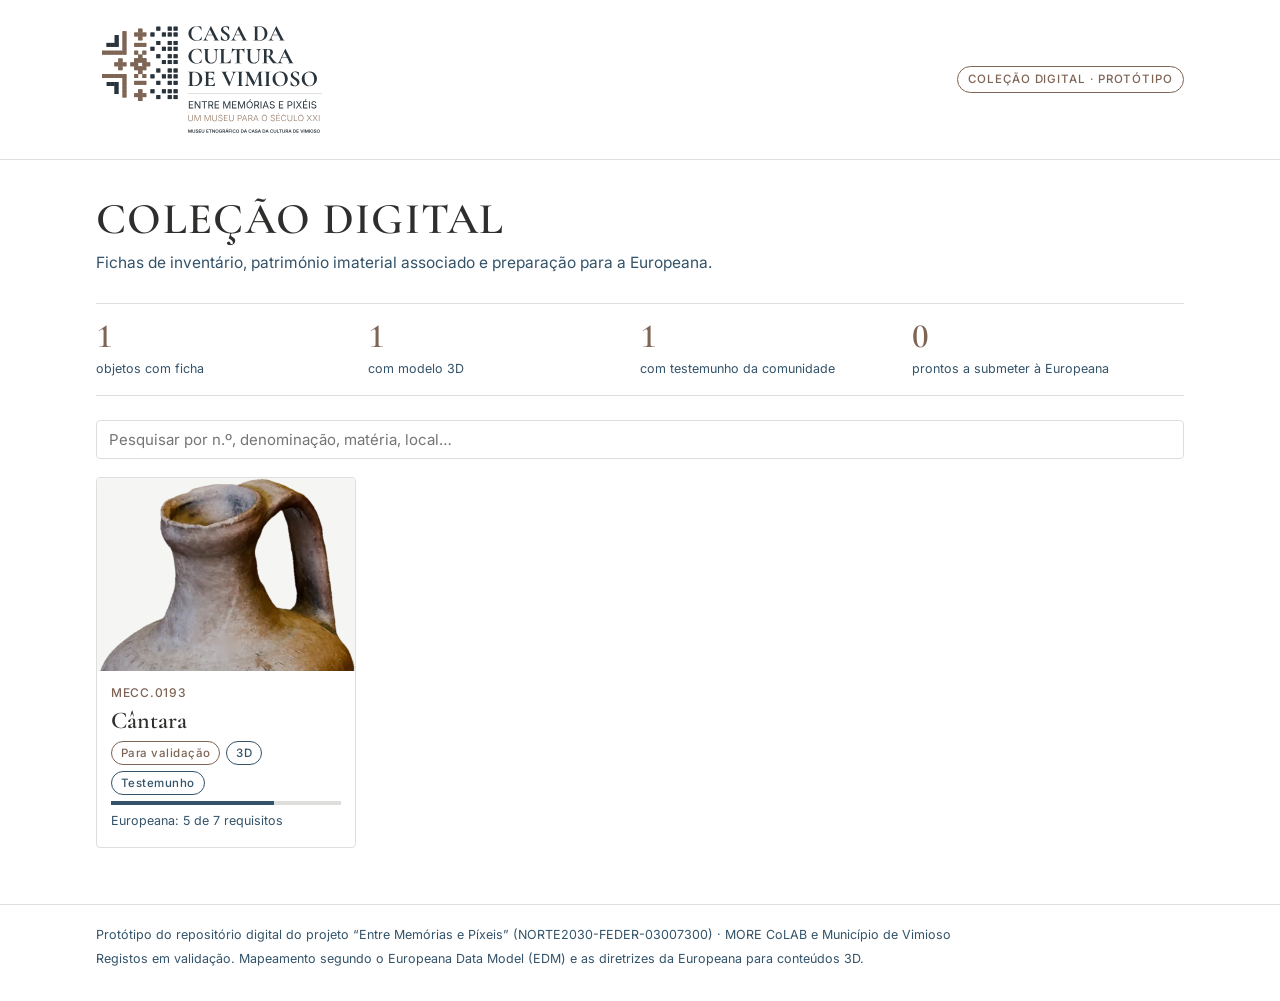
<file: index.html>
<!doctype html>
<html lang="pt">
<head>
<meta charset="utf-8">
<meta name="viewport" content="width=device-width, initial-scale=1">
<title>Coleção Digital – Museu Etnográfico da Casa da Cultura de Vimioso</title>
<link rel="preconnect" href="https://fonts.googleapis.com">
<link rel="preconnect" href="https://fonts.gstatic.com" crossorigin>
<link rel="stylesheet" href="https://fonts.googleapis.com/css2?family=Cormorant+Garamond:ital,wght@0,500;0,600;0,700;1,500&family=Inter:wght@400;500;600&display=swap">
<link rel="stylesheet" href="style.css">
</head>
<body>
<header class="mast">
  <div class="wrap">
    <a class="logo" href="./"><img src="img/logo-ccv-projeto.svg" alt="Casa da Cultura de Vimioso – Entre Memórias e Pixéis: um museu para o século XXI"></a>
    <span class="badge">Coleção digital · protótipo</span>
  </div>
</header>

<main id="app" class="wrap">
  <div class="head"><div><h1>Coleção digital</h1><p>A carregar os registos da coleção…</p></div></div>
</main>

<footer>
  <div class="wrap">
    <span>Protótipo do repositório digital do projeto “Entre Memórias e Píxeis” (NORTE2030-FEDER-03007300) · MORE CoLAB e Município de Vimioso</span>
    <span>Registos em validação. Mapeamento segundo o Europeana Data Model (EDM) e as diretrizes da Europeana para conteúdos 3D.</span>
  </div>
</footer>

<script src="core.js"></script>
<script>
(function () {
  var C = COL, app = document.getElementById('app'), objs = [], q = '';
  function render() {
    var term = q.toLowerCase();
    var shown = objs.filter(function (o) { return !term || [o.inv, o.title_pt, o.title_en, o.type_pt, o.material_pt, o.provenance_pt, o.ich_core].join(' ').toLowerCase().indexOf(term) >= 0; });
    var n3d = objs.filter(function (o) { return C.has(o.viewer_url); }).length;
    var nT = objs.filter(function (o) { return C.has(o.testimony_quote) || C.has(o.testimony_audio); }).length;
    var nReady = objs.filter(function (o) { return C.assess(o).submittable; }).length;
    var h = '<div class="head"><div><h1>Coleção digital</h1><p>Fichas de inventário, património imaterial associado e preparação para a Europeana.</p></div></div>';
    h += '<div class="stats"><div class="stat"><b>' + objs.length + '</b><span>objetos com ficha</span></div><div class="stat"><b>' + n3d + '</b><span>com modelo 3D</span></div><div class="stat"><b>' + nT + '</b><span>com testemunho da comunidade</span></div><div class="stat"><b>' + nReady + '</b><span>prontos a submeter à Europeana</span></div></div>';
    h += '<div class="toolbar"><input id="q" type="search" placeholder="Pesquisar por n.º, denominação, matéria, local…" value="' + C.esc(q) + '" aria-label="Pesquisar"></div>';
    if (!shown.length) h += '<div class="empty"><h3>' + (objs.length ? 'Nenhum objeto corresponde à pesquisa' : 'Ainda não há fichas') + '</h3></div>';
    else {
      h += '<div class="grid">';
      shown.forEach(function (o) {
        var a = C.assess(o), pct = Math.round(a.okReq / a.totalReq * 100), im = (o.images || [])[0];
        h += '<a class="card" style="text-decoration:none" href="ficha.html?id=' + encodeURIComponent(C.docId(o.inv)) + '">';
        h += '<div class="ph">' + (im ? '<img src="' + C.esc(C.imgSrc(im)) + '" alt="" loading="lazy">' : '<span>Sem imagem</span>') + '</div>';
        h += '<div class="bd"><div class="inv">' + C.esc(o.inv) + '</div><h3>' + C.esc(o.title_pt) + '</h3>';
        h += '<div class="row"><span class="chip st">' + C.esc(o.status || 'Rascunho') + '</span>' + (C.has(o.viewer_url) ? '<span class="chip ok">3D</span>' : '') + (C.has(o.testimony_audio) ? '<span class="chip ok">Testemunho</span>' : '') + '</div>';
        h += '<div class="meter"><i style="width:' + pct + '%"></i></div><span class="muted" style="font-size:12.5px">Europeana: ' + a.okReq + ' de ' + a.totalReq + ' requisitos</span></div></a>';
      });
      h += '</div>';
    }
    app.innerHTML = h;
    var qi = document.getElementById('q');
    qi.addEventListener('input', function () { q = qi.value; var p = qi.selectionStart; render(); var n = document.getElementById('q'); n.focus(); try { n.setSelectionRange(p, p); } catch (e) {} });
  }
  C.load().then(function (d) { objs = d.sort(function (a, b) { return String(a.inv).localeCompare(String(b.inv), 'pt', { numeric: true }); }); render(); })
    .catch(function () { app.innerHTML = '<div class="empty" style="margin-top:28px"><h3>Não foi possível carregar a coleção</h3><p class="muted">Verifique o ficheiro objects.json.</p></div>'; });
})();
</script>
</body>
</html>
</file>
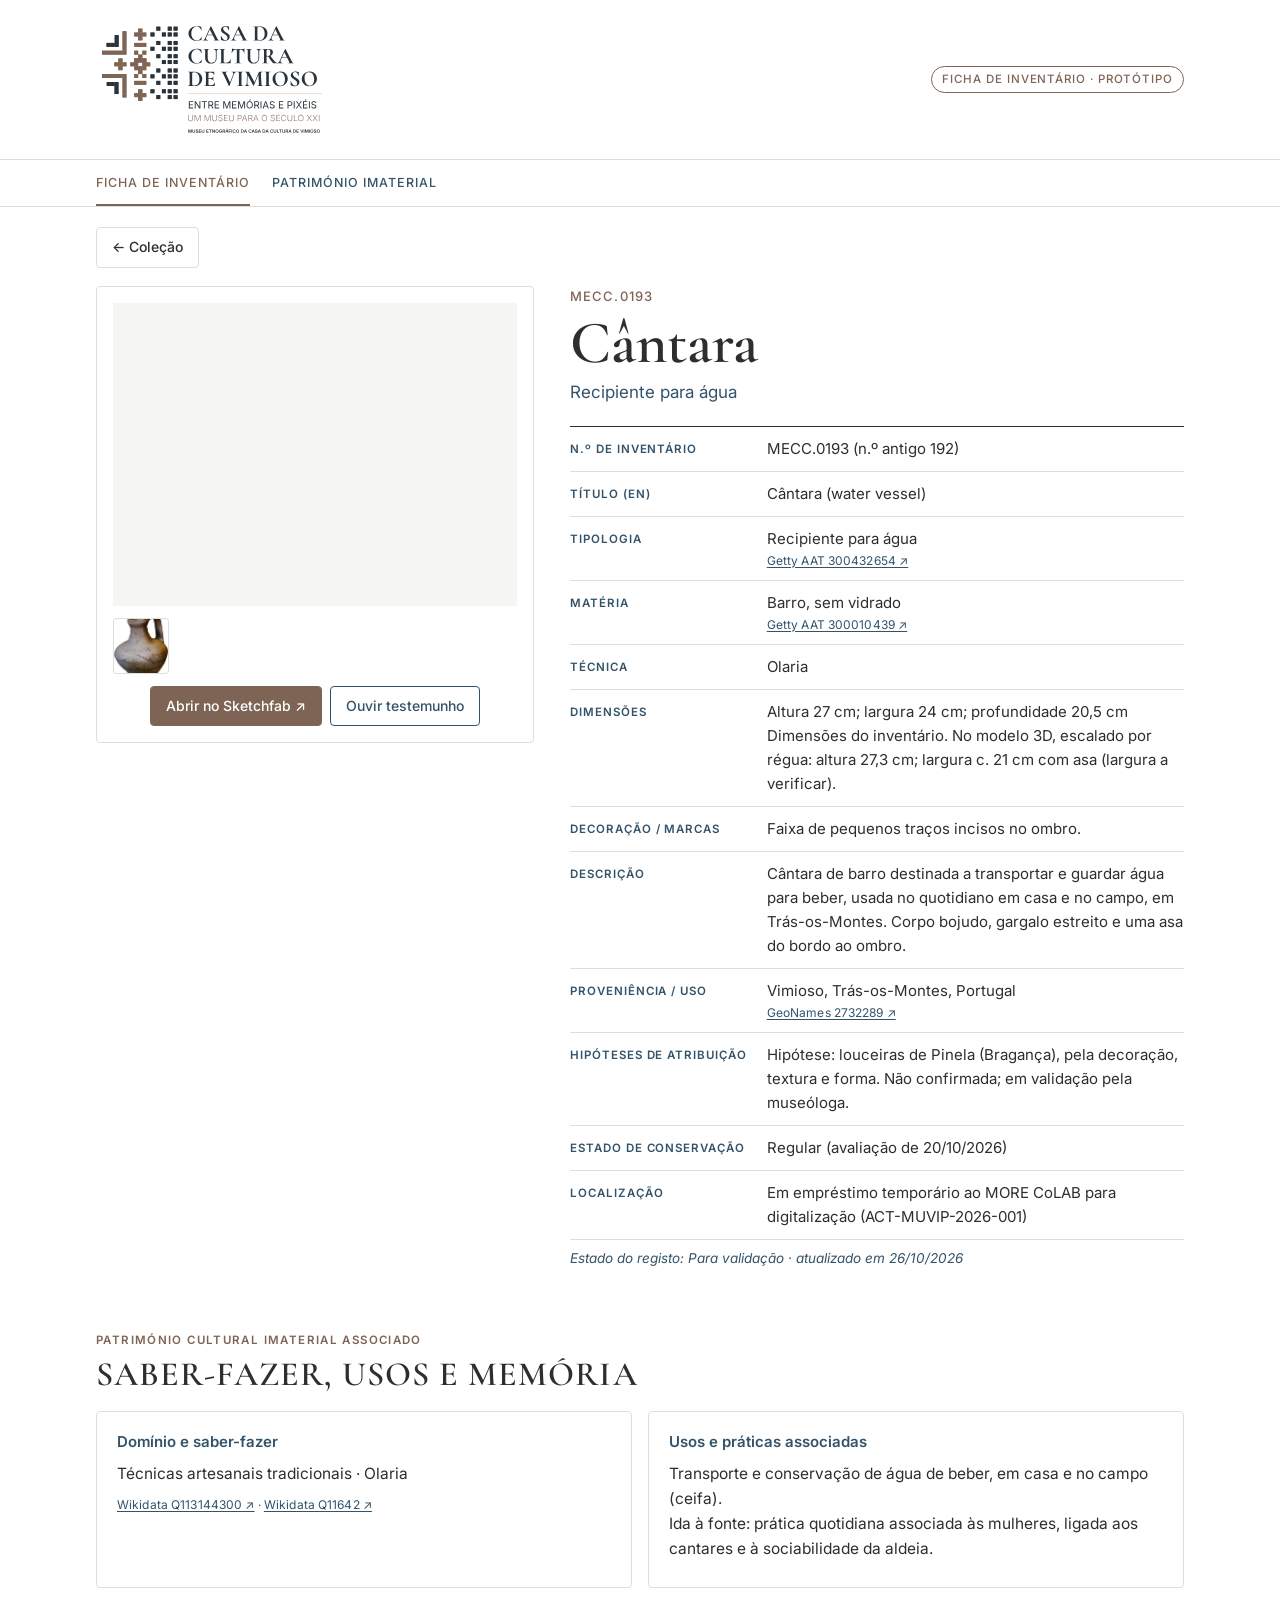
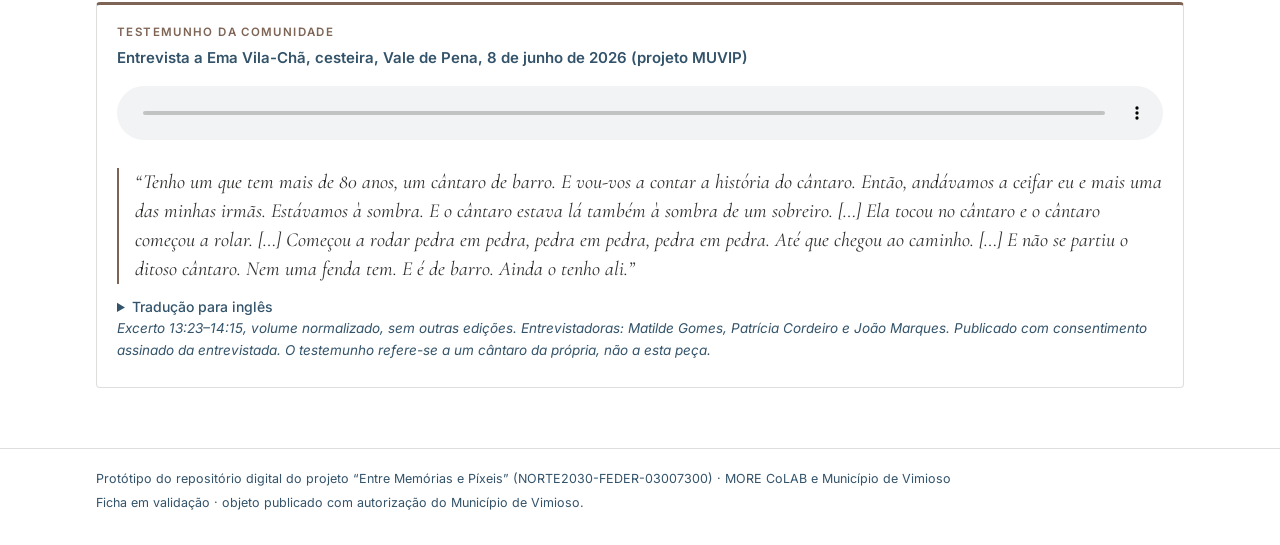
<file: ficha.html>
<!doctype html>
<html lang="pt">
<head>
<meta charset="utf-8">
<meta name="viewport" content="width=device-width, initial-scale=1">
<title>Ficha de inventário – Coleção Digital da Casa da Cultura de Vimioso</title>
<link rel="preconnect" href="https://fonts.googleapis.com">
<link rel="preconnect" href="https://fonts.gstatic.com" crossorigin>
<link rel="stylesheet" href="https://fonts.googleapis.com/css2?family=Cormorant+Garamond:ital,wght@0,500;0,600;0,700;1,500&family=Inter:wght@400;500;600&display=swap">
<link rel="stylesheet" href="style.css">
</head>
<body>
<header class="mast">
  <div class="wrap">
    <a class="logo" href="./"><img src="img/logo-ccv-projeto.svg" alt="Casa da Cultura de Vimioso – Entre Memórias e Pixéis: um museu para o século XXI"></a>
    <span class="badge">Ficha de inventário · protótipo</span>
  </div>
</header>

<nav class="secbar" aria-label="Secções da ficha">
  <div class="wrap">
    <a href="#ficha" data-sec="ficha">Ficha de inventário</a>
    <a href="#pci" data-sec="pci">Património imaterial</a>
  </div>
</nav>

<main id="app" class="wrap"><p class="muted" style="padding-top:28px">A carregar a ficha…</p></main>

<footer>
  <div class="wrap">
    <span>Protótipo do repositório digital do projeto “Entre Memórias e Píxeis” (NORTE2030-FEDER-03007300) · MORE CoLAB e Município de Vimioso</span>
    <span>Ficha em validação · objeto publicado com autorização do Município de Vimioso.</span>
  </div>
</footer>

<script src="core.js"></script>
<script>
(function () {
  var C = COL, esc = C.esc, has = C.has, row = C.row, app = document.getElementById('app');
  var id = new URLSearchParams(location.search).get('id');
  var o, imgIndex = 0;

  function render() {
    var a = C.assess(o), imgs = o.images || [], im = imgs[imgIndex] || imgs[0];
    document.title = o.inv + ' ' + o.title_pt + ' – Coleção Digital da Casa da Cultura de Vimioso';
    var h = '<div class="crumbs"><a class="btn quiet" href="./">← Coleção</a></div>';
    h += '<section class="record" id="ficha"><div class="figure">';
    if (has(o.viewer_url)) h += '<iframe class="viewer3d" title="Modelo 3D – ' + esc(o.title_pt) + '" src="' + esc(o.viewer_url) + '" allow="autoplay; fullscreen; xr-spatial-tracking" allowfullscreen></iframe>';
    else h += '<div class="main">' + (im ? '<img src="' + esc(C.imgSrc(im)) + '" alt="' + esc(im.alt || o.title_pt) + '">' : '<span class="muted">Sem imagem</span>') + '</div>';
    if (has(o.viewer_url) && imgs.length) h += '<div class="thumbs">' + imgs.map(function (x, i) { return '<a href="' + esc(C.imgSrc(x)) + '" target="_blank" rel="noopener"><img src="' + esc(C.imgSrc(x)) + '" alt="' + esc(x.alt || '') + '"></a>'; }).join('') + '</div>';
    h += '<div class="actions">';
    if (has(o.viewer_page)) h += '<a class="btn solid" href="' + esc(o.viewer_page) + '" target="_blank" rel="noopener">Abrir no Sketchfab ↗</a>';
    if (has(o.testimony_audio) || has(o.testimony_quote)) h += '<a class="btn" href="#testemunho">Ouvir testemunho</a>';
    h += '</div></div><div>';
    h += '<div class="invno">' + esc(o.inv) + '</div><h1>' + esc(o.title_pt) + '</h1>';
    if (has(o.type_pt)) h += '<p class="sub">' + esc(o.type_pt) + '</p>';
    h += '<dl class="fields">';
    h += row('N.º de inventário', o.inv + (has(o.oldInv) ? '  (n.º antigo ' + o.oldInv + ')' : ''));
    h += row('Título (EN)', o.title_en);
    h += row('Tipologia', o.type_pt, o.type_uri);
    h += row('Matéria', o.material_pt, o.material_uri);
    h += row('Técnica', o.technique);
    h += row('Dimensões', C.extent(o) + (has(o.extent_note) ? '\n' + o.extent_note : ''));
    h += row('Decoração / marcas', o.decoration);
    h += row('Descrição', o.desc_pt);
    h += row('Proveniência / uso', o.provenance_pt, o.place_uri);
    h += row('Autoria / oficina', o.creator, o.creator_uri);
    h += row('Hipóteses de atribuição', o.attribution_note);
    h += row('Datação', [o.date, o.period].filter(has).join(' · '));
    h += row('Estado de conservação', o.condition ? o.condition + (o.condition_date ? ' (avaliação de ' + o.condition_date.split('-').reverse().join('/') + ')' : '') : '');
    h += row('Localização', o.location);
    h += '</dl><p class="note" style="margin-top:8px">Estado do registo: ' + esc(o.status || 'Rascunho') + (o.updatedAt ? ' · atualizado em ' + esc(o.updatedAt.split('-').reverse().join('/')) : '') + '</p></div></section>';

    if (has(o.ich_domain) || has(o.ich_core) || has(o.ich_uses) || has(o.testimony_quote)) {
      h += '<section class="block" id="pci"><div class="eyebrow">Património cultural imaterial associado</div><h2>Saber-fazer, usos e memória</h2><div class="cols">';
      if (has(o.ich_domain) || has(o.ich_core)) h += '<div class="panel"><h3>Domínio e saber-fazer</h3><p>' + esc([o.ich_domain, o.ich_core].filter(has).join(' · ')) + '</p>' + C.uris(o.ich_domain_uri, o.ich_core_uri) + '</div>';
      if (has(o.ich_uses)) h += '<div class="panel"><h3>Usos e práticas associadas</h3><p style="white-space:pre-line">' + esc(o.ich_uses) + '</p></div>';
      h += '</div>';
      if (has(o.testimony_quote) || has(o.testimony_audio)) {
        h += '<div class="panel voice" id="testemunho" style="margin-top:14px"><div class="eyebrow">Testemunho da comunidade</div>';
        if (has(o.testimony_ref)) h += '<h3 style="margin-top:4px">' + esc(o.testimony_ref) + '</h3>';
        if (has(o.testimony_audio)) h += '<audio controls preload="none" src="' + esc(o.testimony_audio) + '"></audio>';
        if (has(o.testimony_quote)) h += '<blockquote lang="pt">' + esc(o.testimony_quote) + '</blockquote>';
        if (has(o.testimony_quote_en)) h += '<details><summary>Tradução para inglês</summary><blockquote lang="en" class="muted">' + esc(o.testimony_quote_en) + '</blockquote></details>';
        if (has(o.testimony_credit)) h += '<p class="note">' + esc(o.testimony_credit) + '</p>';
        h += '</div>';
      }
      h += '</section>';
    }

    app.innerHTML = h;
    app.querySelectorAll('.filters button').forEach(function (b) {
      b.addEventListener('click', function () {
        app.querySelectorAll('.filters button').forEach(function (x) { x.setAttribute('aria-pressed', x === b ? 'true' : 'false'); });
        app.querySelectorAll('#edmRows tr').forEach(function (tr) { tr.hidden = !(b.dataset.f === 'all' || tr.dataset.s === b.dataset.f); });
      });
    });
    var links = document.querySelectorAll('.secbar a');
    links.forEach(function (l) { var t = document.getElementById(l.dataset.sec); l.hidden = !t; });
    if ('IntersectionObserver' in window) {
      var io = new IntersectionObserver(function (es) { es.forEach(function (e) { if (e.isIntersecting) links.forEach(function (a) { a.classList.toggle('on', a.dataset.sec === e.target.id); }); }); }, { rootMargin: '-40% 0px -55% 0px' });
      ['ficha', 'pci'].forEach(function (k) { var el = document.getElementById(k); if (el) io.observe(el); });
    }
    if (location.hash) { var tgt = document.getElementById(location.hash.slice(1)); if (tgt) tgt.scrollIntoView(); }
  }

  C.load().then(function (list) {
    o = list.filter(function (x) { return C.docId(x.inv) === id; })[0] || (id ? null : list[0]);
    if (!o) { app.innerHTML = '<div class="empty" style="margin-top:28px"><h3>Ficha não encontrada</h3><p><a class="btn" href="./">Voltar à coleção</a></p></div>'; return; }
    render();
  }).catch(function () { app.innerHTML = '<div class="empty" style="margin-top:28px"><h3>Não foi possível carregar a ficha</h3></div>'; });
})();
</script>
</body>
</html>
</file>
<file: style.css>
/* Coleção digital – Casa da Cultura de Vimioso
   Identidade visual segundo o Manual de Identidade Visual da Casa da Cultura de Vimioso (2026):
   cores castanho #7E6455, branco #FFFFFF, preto-carvão #2E2E2C, azul-petróleo #33536A;
   Cormorant Garamond nos títulos, Inter no texto. */
:root {
  --castanho: #7E6455; --branco: #FFFFFF; --carvao: #2E2E2C; --petroleo: #33536A;
  /* filetes e fundos discretos: tons claros das cores da paleta, só com função de separação */
  --rule: #DEDEDC; --tint: #F5F5F4;
  --title: "Cormorant Garamond", Garamond, "Times New Roman", serif;
  --text: "Inter", "Helvetica Neue", Arial, sans-serif;
  color-scheme: light;
}
* { box-sizing: border-box; }
html { background: var(--branco); }
body { margin: 0; background: var(--branco); color: var(--carvao); font-family: var(--text); font-size: 15.5px; line-height: 1.6; }
a { color: var(--petroleo); text-underline-offset: 2px; }
:focus-visible { outline: 2px solid var(--petroleo); outline-offset: 2px; }
h1, h2, h3 { margin: 0; text-wrap: balance; }
h1, h2 { font-family: var(--title); font-weight: 600; color: var(--carvao); }
h3 { font-family: var(--text); font-weight: 600; color: var(--petroleo); }
.wrap { max-width: 1120px; margin: 0 auto; padding-left: max(16px, env(safe-area-inset-left, 0px)); padding-right: max(16px, env(safe-area-inset-right, 0px)); }

/* Cabeçalho com a marca do projeto (versão horizontal a cores, sobre fundo branco; largura mínima 180 px) */
.mast { background: var(--branco); border-bottom: 1px solid var(--rule); }
.mast .wrap { padding-block: 20px; display: flex; flex-wrap: wrap; gap: 12px 24px; align-items: center; justify-content: space-between; }
.mast .logo { display: block; padding: 6px; }
.mast .logo img { display: block; width: 220px; height: auto; }
.badge { font-size: 11.5px; font-weight: 500; letter-spacing: 0.08em; text-transform: uppercase; color: var(--castanho); border: 1px solid var(--castanho); padding: 3px 10px; border-radius: 99px; }

.btn { font-family: var(--text); font-size: 14px; font-weight: 500; text-decoration: none; display: inline-flex; align-items: center; gap: 6px; padding: 8px 15px; border-radius: 4px; border: 1px solid var(--petroleo); color: var(--petroleo); background: var(--branco); cursor: pointer; }
.btn:hover { background: var(--tint); }
.btn.solid { background: var(--castanho); border-color: var(--castanho); color: var(--branco); }
.btn.solid:hover { background: #6E5749; }
.btn.quiet { border-color: var(--rule); color: var(--carvao); }
.muted { color: var(--petroleo); }
.note { font-size: 13.5px; color: var(--petroleo); font-style: italic; }
.uri { font-size: 12px; color: var(--petroleo); display: block; overflow-wrap: anywhere; letter-spacing: 0.01em; }
.chip { font-size: 11.5px; font-weight: 500; letter-spacing: 0.04em; padding: 2px 9px; border-radius: 99px; white-space: nowrap; display: inline-block; border: 1px solid var(--petroleo); color: var(--petroleo); }
.chip.st { border-color: var(--castanho); color: var(--castanho); }
.eyebrow { font-size: 11.5px; font-weight: 600; letter-spacing: 0.12em; text-transform: uppercase; color: var(--castanho); }

/* Lista da coleção */
.head { padding-block: 36px 14px; }
.head h1 { font-size: clamp(30px, 4.5vw, 44px); text-transform: uppercase; letter-spacing: 0.03em; line-height: 1.05; }
.head p { margin: 8px 0 0; color: var(--petroleo); }
.stats { display: grid; grid-template-columns: repeat(auto-fit, minmax(150px, 1fr)); gap: 0; margin: 14px 0 24px; border-top: 1px solid var(--rule); border-bottom: 1px solid var(--rule); }
.stat { padding: 14px 16px 14px 0; }
.stat b { display: block; font-family: var(--title); font-size: 34px; font-weight: 600; line-height: 1.1; color: var(--castanho); font-variant-numeric: lining-nums tabular-nums; }
.stat span { font-size: 12.5px; color: var(--petroleo); }
.toolbar { display: flex; flex-wrap: wrap; gap: 8px; align-items: center; margin-bottom: 18px; }
.toolbar input { font: 15px var(--text); padding: 9px 12px; border-radius: 4px; border: 1px solid var(--rule); background: var(--branco); color: var(--carvao); min-width: 0; flex: 1 1 220px; }
.toolbar input:focus { border-color: var(--petroleo); outline: none; }
.grid { display: grid; grid-template-columns: repeat(auto-fill, minmax(230px, 1fr)); gap: 16px; }
.card { background: var(--branco); border: 1px solid var(--rule); border-radius: 4px; overflow: hidden; display: flex; flex-direction: column; color: inherit; }
.card:hover { border-color: var(--castanho); }
.card .ph { aspect-ratio: 4 / 3; background: var(--tint); display: grid; place-items: center; overflow: hidden; }
.card .ph img { width: 100%; height: 100%; object-fit: contain; }
.card .ph span { font-size: 13px; color: var(--petroleo); }
.card .bd { padding: 12px 14px 16px; display: grid; gap: 6px; }
.card .inv { font-size: 12px; font-weight: 500; letter-spacing: 0.06em; color: var(--castanho); }
.card h3 { font-family: var(--title); font-size: 24px; font-weight: 600; color: var(--carvao); line-height: 1.1; }
.card .row { display: flex; flex-wrap: wrap; gap: 6px; align-items: center; }
.meter { height: 4px; background: var(--rule); overflow: hidden; }
.meter i { display: block; height: 100%; background: var(--petroleo); }
.empty { border: 1px dashed var(--rule); border-radius: 4px; padding: 32px 20px; text-align: center; }
.empty h3 { margin-bottom: 6px; }

/* Ficha */
.crumbs { padding-block: 20px 0; }
.record { padding-block: 18px 8px; display: grid; grid-template-columns: minmax(0, 5fr) minmax(0, 7fr); gap: 36px; align-items: start; }
.figure { border: 1px solid var(--rule); border-radius: 4px; padding: 16px; display: grid; gap: 12px; }
.figure .main { display: grid; place-items: center; min-height: 220px; background: var(--tint); overflow: hidden; }
.figure .main img { display: block; max-width: 100%; max-height: 460px; height: auto; }
.thumbs { display: flex; gap: 8px; flex-wrap: wrap; }
.thumbs img { width: 56px; height: 56px; object-fit: cover; border: 1px solid var(--rule); border-radius: 3px; display: block; }
.figure .actions { display: flex; flex-wrap: wrap; gap: 8px; justify-content: center; }
.invno { font-size: 13px; font-weight: 500; letter-spacing: 0.08em; color: var(--castanho); }
.record h1 { font-size: clamp(40px, 6vw, 60px); line-height: 1; margin-top: 6px; }
.record .sub { color: var(--petroleo); font-size: 17px; margin: 6px 0 20px; }
dl.fields { display: grid; grid-template-columns: minmax(120px, 32%) minmax(0, 1fr); margin: 0; border-top: 1px solid var(--carvao); }
dl.fields dt, dl.fields dd { padding: 10px 0; border-bottom: 1px solid var(--rule); margin: 0; }
dl.fields dt { font-size: 11.5px; font-weight: 600; letter-spacing: 0.08em; text-transform: uppercase; color: var(--petroleo); padding-right: 14px; padding-top: 13px; }
dl.fields dd { font-size: 15px; min-width: 0; white-space: pre-line; }
section.block { padding-block: 40px 4px; }
section.block h2 { font-size: clamp(26px, 3.5vw, 34px); text-transform: uppercase; letter-spacing: 0.03em; margin: 6px 0 18px; line-height: 1.1; }
.cols { display: grid; grid-template-columns: repeat(auto-fit, minmax(260px, 1fr)); gap: 16px; }
.panel { border: 1px solid var(--rule); border-radius: 4px; padding: 18px 20px; min-width: 0; }
.panel h3 { font-size: 15px; margin-bottom: 8px; }
.panel p { margin: 0 0 8px; }
.voice { border-top: 3px solid var(--castanho); }
.voice blockquote { margin: 12px 0; padding-left: 16px; border-left: 2px solid var(--castanho); white-space: pre-line; font-family: var(--title); font-size: 20px; line-height: 1.45; font-style: italic; }
.voice blockquote[lang="en"] { font-size: 18px; color: var(--petroleo); }
.voice summary { font-size: 14px; font-weight: 500; color: var(--petroleo); cursor: pointer; }
.voice audio { width: 100%; margin: 8px 0; }

footer { margin-top: 56px; border-top: 1px solid var(--rule); }
footer .wrap { padding-block: 20px 32px; font-size: 12.5px; color: var(--petroleo); display: grid; gap: 4px; }

.viewer3d { width: 100%; aspect-ratio: 4 / 3; border: 0; display: block; background: var(--tint); }

body::before { content: ""; position: fixed; inset: 0 0 auto; height: env(safe-area-inset-top, 0px); z-index: 10; background: var(--branco); }
.secbar { position: sticky; top: env(safe-area-inset-top, 0px); z-index: 5; background: var(--branco); border-bottom: 1px solid var(--rule); }
.secbar .wrap { display: flex; gap: 22px; overflow-x: auto; scrollbar-width: none; }
.secbar a { font-size: 12.5px; font-weight: 500; letter-spacing: 0.08em; text-transform: uppercase; text-decoration: none; color: var(--petroleo); padding: 13px 0 11px; border-bottom: 2px solid transparent; white-space: nowrap; }
.secbar a:hover { color: var(--carvao); }
.secbar a.on { color: var(--castanho); border-bottom-color: var(--castanho); }
section.block, section.record { scroll-margin-top: 60px; }

@media (max-width: 760px) {
  .record { grid-template-columns: minmax(0, 1fr); gap: 20px; }
  dl.fields { grid-template-columns: minmax(0, 1fr); }
  dl.fields dt { border-bottom: 0; padding-bottom: 0; }
  .mast .logo img { width: 190px; }
}
</file>
